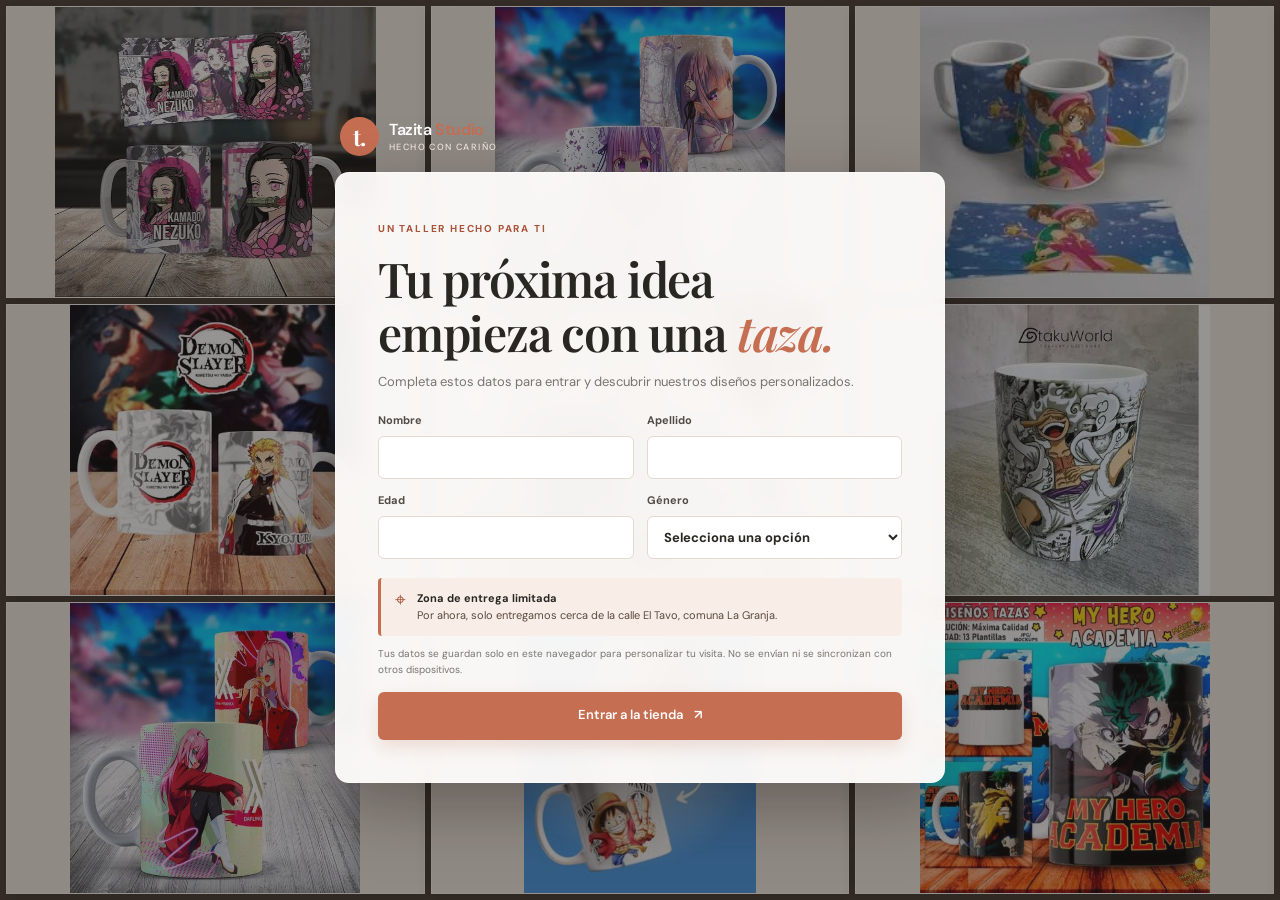
<file: index.html>
<!doctype html>
<html lang="es">
<head>
  <meta charset="utf-8">
  <meta name="viewport" content="width=device-width, initial-scale=1">
  <meta name="theme-color" content="#fbf7f2">
  <meta name="description" content="Diseña una taza personalizada y pide la tuya en Tazita Studio.">
  <title>Tazita Studio — Tu idea, en una taza</title>
  <link rel="preconnect" href="https://fonts.googleapis.com">
  <link rel="preconnect" href="https://fonts.gstatic.com" crossorigin>
  <link href="https://fonts.googleapis.com/css2?family=DM+Sans:wght@400;500;600;700&family=Playfair+Display:wght@600;700&display=swap" rel="stylesheet">
  <link rel="stylesheet" href="styles.css">
  <script src="app.js" defer></script>
</head>
<body>
  <section class="entry-screen" id="entry-screen" aria-labelledby="entry-title">
    <div class="entry-shade" aria-hidden="true"></div>
    <div class="entry-content">
      <a class="brand entry-brand" href="#entry-title" aria-label="Tazita Studio">
        <span class="brand-mark" aria-hidden="true">t.</span>
        <span>Tazita <b>Studio</b><small>Hecho con cariño</small></span>
      </a>
      <form class="entry-card" id="entry-form">
        <span class="eyebrow">UN TALLER HECHO PARA TI</span>
        <h1 id="entry-title">Tu próxima idea<br>empieza con una <em>taza.</em></h1>
        <p class="entry-intro">Completa estos datos para entrar y descubrir nuestros diseños personalizados.</p>
        <div class="entry-fields">
          <label for="entry-first-name">Nombre
            <input id="entry-first-name" name="firstName" type="text" autocomplete="given-name" maxlength="60" required>
          </label>
          <label for="entry-last-name">Apellido
            <input id="entry-last-name" name="lastName" type="text" autocomplete="family-name" maxlength="60" required>
          </label>
          <label for="entry-age">Edad
            <input id="entry-age" name="age" type="number" min="1" max="120" inputmode="numeric" required>
          </label>
          <label for="entry-gender">Género
            <select id="entry-gender" name="gender" required>
              <option value="" disabled selected>Selecciona una opción</option>
              <option value="mujer">Mujer</option>
              <option value="hombre">Hombre</option>
              <option value="otro">Otro</option>
              <option value="prefiero-no-decir">Prefiero no decirlo</option>
            </select>
          </label>
        </div>
        <p class="delivery-notice"><span aria-hidden="true">⌖</span><span><strong>Zona de entrega limitada</strong><br>Por ahora, solo entregamos cerca de la calle El Tavo, comuna La Granja.</span></p>
        <p class="entry-privacy">Tus datos se guardan solo en este navegador para personalizar tu visita. No se envían ni se sincronizan con otros dispositivos.</p>
        <p class="entry-error" id="entry-error" role="alert" hidden></p>
        <button class="button button-primary entry-submit" type="submit">Entrar a la tienda <span aria-hidden="true">↗</span></button>
      </form>
    </div>
    <div class="entry-gallery" aria-label="Galería de tazas personalizadas">
      <div class="entry-gallery-track">
          <div class="entry-gallery-group">
            <img src="images%20(4).jpe" alt="Taza personalizada de ejemplo" width="180" height="120">
            <img src="images%20(5).jpe" alt="Taza personalizada de ejemplo" width="180" height="120">
            <img src="images%20(6).jpe" alt="Taza personalizada de ejemplo" width="180" height="120">
            <img src="images%20(7).jpe" alt="Taza personalizada de ejemplo" width="180" height="120">
            <img src="images%20(8).jpe" alt="Taza personalizada de ejemplo" width="180" height="120">
            <img src="images%20(9).jpe" alt="Taza personalizada de ejemplo" width="180" height="120">
            <img src="images%20(10).jpe" alt="Taza personalizada de ejemplo" width="180" height="120">
            <img src="images%20(11).jpe" alt="Taza personalizada de ejemplo" width="180" height="120">
            <img src="images%20(12).jpe" alt="Taza personalizada de ejemplo" width="180" height="120">
            <img src="images%20(13).jpe" alt="Taza personalizada de ejemplo" width="180" height="120">
            <img src="images%20(14).jpe" alt="Taza personalizada de ejemplo" width="180" height="120">
            <img src="images%20(15).jpe" alt="Taza personalizada de ejemplo" width="180" height="120">
            <img src="images%20(16).jpe" alt="Taza personalizada de ejemplo" width="225" height="225">
            <img src="images%20(17).jpe" alt="Taza personalizada de ejemplo" width="554" height="554">
            <img src="images%20(18).jpe" alt="Taza personalizada de ejemplo" width="421" height="475">
            <img src="images%20(19).jpe" alt="Taza personalizada de ejemplo" width="480" height="640">
            <img src="images%20(20).jpe" alt="Taza personalizada de ejemplo" width="194" height="259">
            <img src="images%20(21).jpe" alt="Taza personalizada de ejemplo" width="228" height="221">
            <img src="images%20(22).jpe" alt="Taza personalizada de ejemplo" width="508" height="393">
            <img src="images%20(4).jpe" alt="Taza personalizada de ejemplo" width="180" height="120">
            <img src="images%20(5).jpe" alt="Taza personalizada de ejemplo" width="180" height="120">
          </div>
          <div class="entry-gallery-group" aria-hidden="true">
            <img src="images%20(4).jpe" alt="" width="180" height="120">
            <img src="images%20(5).jpe" alt="" width="180" height="120">
            <img src="images%20(6).jpe" alt="" width="180" height="120">
            <img src="images%20(7).jpe" alt="" width="180" height="120">
            <img src="images%20(8).jpe" alt="" width="180" height="120">
            <img src="images%20(9).jpe" alt="" width="180" height="120">
            <img src="images%20(10).jpe" alt="" width="180" height="120">
            <img src="images%20(11).jpe" alt="" width="180" height="120">
            <img src="images%20(12).jpe" alt="" width="180" height="120">
            <img src="images%20(13).jpe" alt="" width="180" height="120">
            <img src="images%20(14).jpe" alt="" width="180" height="120">
            <img src="images%20(15).jpe" alt="" width="180" height="120">
            <img src="images%20(16).jpe" alt="" width="225" height="225">
            <img src="images%20(17).jpe" alt="" width="554" height="554">
            <img src="images%20(18).jpe" alt="" width="421" height="475">
            <img src="images%20(19).jpe" alt="" width="480" height="640">
            <img src="images%20(20).jpe" alt="" width="194" height="259">
            <img src="images%20(21).jpe" alt="" width="228" height="221">
            <img src="images%20(22).jpe" alt="" width="508" height="393">
            <img src="images%20(4).jpe" alt="" width="180" height="120">
            <img src="images%20(5).jpe" alt="" width="180" height="120">
          </div>
          <div class="entry-gallery-group" aria-hidden="true">
            <img src="images%20(4).jpe" alt="" width="180" height="120">
            <img src="images%20(5).jpe" alt="" width="180" height="120">
            <img src="images%20(6).jpe" alt="" width="180" height="120">
            <img src="images%20(7).jpe" alt="" width="180" height="120">
            <img src="images%20(8).jpe" alt="" width="180" height="120">
            <img src="images%20(9).jpe" alt="" width="180" height="120">
            <img src="images%20(10).jpe" alt="" width="180" height="120">
            <img src="images%20(11).jpe" alt="" width="180" height="120">
            <img src="images%20(12).jpe" alt="" width="180" height="120">
            <img src="images%20(13).jpe" alt="" width="180" height="120">
            <img src="images%20(14).jpe" alt="" width="180" height="120">
            <img src="images%20(15).jpe" alt="" width="180" height="120">
            <img src="images%20(16).jpe" alt="" width="225" height="225">
            <img src="images%20(17).jpe" alt="" width="554" height="554">
            <img src="images%20(18).jpe" alt="" width="421" height="475">
            <img src="images%20(19).jpe" alt="" width="480" height="640">
            <img src="images%20(20).jpe" alt="" width="194" height="259">
            <img src="images%20(21).jpe" alt="" width="228" height="221">
            <img src="images%20(22).jpe" alt="" width="508" height="393">
            <img src="images%20(4).jpe" alt="" width="180" height="120">
            <img src="images%20(5).jpe" alt="" width="180" height="120">
          </div>
          <div class="entry-gallery-group" aria-hidden="true">
            <img src="images%20(4).jpe" alt="" width="180" height="120">
            <img src="images%20(5).jpe" alt="" width="180" height="120">
            <img src="images%20(6).jpe" alt="" width="180" height="120">
            <img src="images%20(7).jpe" alt="" width="180" height="120">
            <img src="images%20(8).jpe" alt="" width="180" height="120">
            <img src="images%20(9).jpe" alt="" width="180" height="120">
            <img src="images%20(10).jpe" alt="" width="180" height="120">
            <img src="images%20(11).jpe" alt="" width="180" height="120">
            <img src="images%20(12).jpe" alt="" width="180" height="120">
            <img src="images%20(13).jpe" alt="" width="180" height="120">
            <img src="images%20(14).jpe" alt="" width="180" height="120">
            <img src="images%20(15).jpe" alt="" width="180" height="120">
            <img src="images%20(16).jpe" alt="" width="225" height="225">
            <img src="images%20(17).jpe" alt="" width="554" height="554">
            <img src="images%20(18).jpe" alt="" width="421" height="475">
            <img src="images%20(19).jpe" alt="" width="480" height="640">
            <img src="images%20(20).jpe" alt="" width="194" height="259">
            <img src="images%20(21).jpe" alt="" width="228" height="221">
            <img src="images%20(22).jpe" alt="" width="508" height="393">
            <img src="images%20(4).jpe" alt="" width="180" height="120">
            <img src="images%20(5).jpe" alt="" width="180" height="120">
          </div>
      </div>
    </div>
  </section>
  <div id="storefront" hidden>
  <header class="site-header">
    <a class="brand" href="#inicio" aria-label="Tazita Studio, inicio">
      <span class="brand-mark" aria-hidden="true">t.</span>
      <span>Tazita <b>Studio</b><small>Hecho con cariño</small></span>
    </a>
    <nav class="main-nav" aria-label="Navegación principal">
      <a href="#como-funciona">Cómo funciona</a>
      <a href="#precios">Precios</a>
      <a href="#disena">Diseña tu taza</a>
      <a href="#pedir">Pedir</a>
    </nav>
    <button class="button button-outline inbox-trigger" id="open-inbox" type="button">
      <span aria-hidden="true">▤</span> Mis pedidos <span class="inbox-count" id="inbox-count">0</span>
    </button>
    <button class="button button-outline logout-trigger" id="logout-button" type="button" aria-label="Cerrar sesión">
      <svg class="logout-icon" viewBox="0 0 24 24" aria-hidden="true"><path d="M10 17l5-5-5-5m5 5H3m9-9h7a2 2 0 0 1 2 2v14a2 2 0 0 1-2 2h-7"/></svg>
      <span>Cerrar sesión</span>
    </button>
  </header>

  <main>
    <section class="hero section-wrap" id="inicio">
      <div class="hero-copy">
        <span class="eyebrow"><span class="sparkle">✳</span> UN DETALLE QUE SE USA TODOS LOS DÍAS</span>
        <p class="welcome-message" id="welcome-message" hidden></p>
        <h1>Tu idea favorita,<br>en una <em>taza.</em></h1>
        <p class="hero-description">Diseña algo único, cuéntanos cómo lo imaginas y nosotros lo hacemos realidad. Fácil, personal y hecho con mucho cariño.</p>
        <div class="hero-actions">
          <a href="#disena" class="button button-primary">Crear mi diseño <span aria-hidden="true">↗</span></a>
          <a href="#como-funciona" class="text-link">¿Cómo funciona? <span aria-hidden="true">↓</span></a>
        </div>
        <a class="button button-outline availability-link" href="horarios.html" target="_blank" rel="noopener">Ver días de atención <span aria-hidden="true">↗</span></a>
        <div class="hero-note"><span class="note-stars" aria-hidden="true">★★★★★</span><span>Un regalo pequeño. Una sonrisa enorme.</span></div>
      </div>
      <div class="hero-art" aria-label="Taza de ejemplo con diseño de flores">
        <div class="sun-shape"></div>
        <div class="hero-sticker sticker-one">hecho<br>para ti <span>♡</span></div>
        <div class="mug-scene">
          <div class="mug-handle"></div>
          <div class="mug">
            <div class="mug-rim"></div>
            <div class="mug-art"><span>✿</span><b>un día<br>bonito</b><span>✳</span></div>
          </div>
          <div class="mug-shadow"></div>
        </div>
        <div class="hero-sticker sticker-two">tu diseño<br>es el plan <span>✳</span></div>
        <div class="hero-caption">Una taza, mil maneras de decir “pensé en ti”.</div>
      </div>
    </section>

    <section class="steps section-wrap" id="como-funciona">
      <div class="section-heading centered">
        <span class="eyebrow">ASÍ DE SENCILLO</span>
        <h2>De tu imaginación <em>a tus manos</em></h2>
      </div>
      <div class="step-list">
        <article class="step-card"><span class="step-number">01</span><span class="step-icon">✎</span><h3>Diseña</h3><p>Dibuja, escribe o sube una imagen para crear algo muy tuyo.</p></article>
        <article class="step-card"><span class="step-number">02</span><span class="step-icon">♡</span><h3>Cuéntanos</h3><p>Completa tus datos y envíanos tu idea para preparar el pedido.</p></article>
        <article class="step-card"><span class="step-number">03</span><span class="step-icon">☕</span><h3>¡A disfrutar!</h3><p>Te contactaremos para confirmar los detalles y coordinar la entrega.</p></article>
      </div>
    </section>

    <section class="pricing-section" id="precios">
      <div class="section-wrap pricing-wrap">
        <div class="section-heading centered">
          <span class="eyebrow">PRECIOS CLAROS, IDEAS INFINITAS</span>
          <h2>Una taza especial,<br><em>a un precio bonito.</em></h2>
        </div>
        <div class="price-cards">
          <article class="price-card">
            <span class="price-icon" aria-hidden="true">☕</span>
            <h3>Tu taza personalizada</h3>
            <p>Un diseño hecho especialmente para ti.</p>
            <strong class="price-amount">$5.000</strong>
            <span class="price-detail">1 taza</span>
          </article>
          <article class="price-card price-card-featured">
            <span class="price-ribbon">PRECIO ESPECIAL</span>
            <span class="price-icon" aria-hidden="true">☕☕</span>
            <h3>Dos tazas personalizadas</h3>
            <p>Una para ti y otra para regalar.</p>
            <strong class="price-amount">$8.500</strong>
            <span class="price-detail">2 tazas · ahorras $1.500</span>
          </article>
        </div>
        <p class="pricing-note">Con 3 o más: las primeras 2 cuestan $8.500 y cada taza adicional cuesta $5.000.</p>
        <a class="button button-primary pricing-cta" href="#pedir">Quiero pedir <span aria-hidden="true">↗</span></a>
      </div>
    </section>

    <section class="design-section" id="disena">
      <div class="section-wrap design-wrap">
        <div class="section-heading">
          <span class="eyebrow">TU LIENZO TE ESPERA</span>
          <h2>Hazla <em>a tu manera.</em></h2>
          <p>El área de diseño representa el frente de la taza: <strong>23 × 9 cm</strong>. ¡No hace falta ser artista!</p>
        </div>
        <div class="editor-card">
          <div class="editor-toolbar">
            <div class="tool-group editor-settings">
              <label class="tool-label" for="brush-color">Color</label>
              <input id="brush-color" type="color" value="#da795b" aria-label="Color de dibujo">
              <div class="editor-history-control" role="group" aria-label="Historial del diseño">
                <button class="button button-small button-soft history-button" id="undo-design" type="button" aria-label="Deshacer" title="Deshacer" disabled><svg class="tool-icon" viewBox="0 0 24 24" aria-hidden="true"><path d="M9 14 4 9l5-5M4 9h9a7 7 0 0 1 0 14h-2"/></svg></button>
                <button class="button button-small button-soft history-button" id="redo-design" type="button" aria-label="Rehacer" title="Rehacer" disabled><svg class="tool-icon" viewBox="0 0 24 24" aria-hidden="true"><path d="m15 14 5-5-5-5m5 5h-9a7 7 0 0 0 0 14h2"/></svg></button>
              </div>
            </div>
            <div class="tool-group drawing-tools" role="group" aria-label="Herramientas de dibujo">
              <button class="button button-small button-soft tool-select" type="button" data-draw-tool="brush" aria-pressed="true"><svg class="tool-icon" viewBox="0 0 24 24" aria-hidden="true"><path d="m14 6 4 4M4 20l4-.8L19 8a2.8 2.8 0 0 0-4-4L4 15zM4 20c3.5 0 5-1.5 5-4"/></svg><span>Pincel</span></button>
              <button class="button button-small button-soft tool-select" type="button" data-draw-tool="line" aria-pressed="false"><svg class="tool-icon" viewBox="0 0 24 24" aria-hidden="true"><path d="M5 19 19 5M7 5H5v2m12 12h2v-2"/></svg><span>Línea</span></button>
              <button class="button button-small button-soft tool-select" type="button" data-draw-tool="fill" aria-pressed="false"><svg class="tool-icon" viewBox="0 0 24 24" aria-hidden="true"><path d="m4 12 8-8 8 8-8 8zM12 4l8 8M17 16h.01M20 15c0 2-1.3 3-3 3"/></svg><span>Relleno</span></button>
              <div class="eraser-tool-control">
                <button class="button button-small button-soft tool-select" type="button" data-draw-tool="eraser" aria-pressed="false"><svg class="tool-icon" viewBox="0 0 24 24" aria-hidden="true"><path d="m3 15 9-10a2 2 0 0 1 3 0l6 6a2 2 0 0 1 0 3l-7 7H8zM8 21h13M9 9l8 8"/></svg><span>Borrador</span></button>
                <label class="tool-label size-label" for="brush-size" id="brush-size-label">Trazo</label>
                <input id="brush-size" type="range" min="1" max="48" value="7" aria-label="Tamaño del trazo o borrador">
              </div>
            </div>
            <div class="tool-group text-tools">
              <label class="visually-hidden" for="canvas-text">Texto para agregar al diseño</label>
              <input id="canvas-text" type="text" maxlength="100" placeholder="Escribe tu texto">
              <label class="vertical-text-option" for="vertical-text"><input id="vertical-text" type="checkbox"> Vertical</label>
              <div class="text-size-control">
                <label class="tool-label" for="text-size">Tamaño</label>
                <input id="text-size" type="range" min="16" max="96" value="46" aria-label="Tamaño de letra">
              </div>
              <button class="button button-small button-soft" id="add-text" type="button"><svg class="tool-icon" viewBox="0 0 24 24" aria-hidden="true"><path d="M4 6V4h16v2M12 4v16m-4 0h8"/></svg><span>Texto</span></button>
            </div>
            <div class="tool-group tool-buttons">
              <label class="button button-small button-soft upload-button" for="image-upload"><svg class="tool-icon" viewBox="0 0 24 24" aria-hidden="true"><path d="M12 16V4m-5 5 5-5 5 5M4 15v5h16v-5"/></svg><span>Subir imagen</span></label>
              <input id="image-upload" type="file" accept="image/*" hidden>
              <div class="image-size-control" id="image-size-control" hidden>
                <label class="tool-label" for="image-size">Tamaño imagen</label>
                <input id="image-size" type="range" min="25" max="200" step="1" value="100" aria-label="Tamaño de la imagen subida">
              </div>
              <button class="button button-small button-quiet" id="clear-canvas" type="button"><svg class="tool-icon" viewBox="0 0 24 24" aria-hidden="true"><path d="M4 7h16M10 11v6m4-6v6M6 7l1 14h10l1-14M9 7V4h6v3"/></svg><span>Limpiar</span></button>
            </div>
          </div>
          <div class="canvas-frame">
            <canvas id="design-canvas" width="920" height="360" aria-label="Lienzo para diseñar el frente de tu taza"></canvas>
            <span class="eraser-cursor" id="eraser-cursor" aria-hidden="true" hidden></span>
            <span class="canvas-dimensions">23 cm × 9 cm</span>
          </div>
          <div class="editor-footer">
            <span id="canvas-status" role="status" aria-live="polite"><span class="draw-dot"></span> Elige una herramienta y dibuja con el mouse o con tu dedo</span>
            <button class="text-link" id="download-design" type="button">Descargar diseño <span aria-hidden="true">↓</span></button>
          </div>
        </div>
        <p class="editor-hint">Tu diseño es una referencia para preparar la taza. Revisaremos contigo los detalles antes de imprimir.</p>
      </div>
    </section>

    <section class="order-section section-wrap" id="pedir">
      <div class="order-intro">
        <span class="eyebrow">EL SIGUIENTE PASO</span>
        <h2>¿La hacemos <em>realidad?</em></h2>
        <p>Déjanos tus datos y cuéntanos un poquito más. Nos pondremos en contacto contigo para confirmar el pedido.</p>
        <div class="order-promise"><span>♡</span><div><strong>Tu idea está en buenas manos</strong><small>Cada pedido se prepara con atención al detalle.</small></div></div>
      </div>
      <form class="order-form" id="order-form" name="pedidos" method="POST" enctype="multipart/form-data" data-netlify="true" netlify-honeypot="bot-field">
        <input type="hidden" name="form-name" value="pedidos">
        <input type="hidden" name="subject" value="Nuevo pedido para Tazita Studio">
        <input type="hidden" name="productPrice">
        <input type="hidden" name="deliveryPrice">
        <input type="hidden" name="totalPrice">
        <input type="hidden" name="deliveryDistanceMeters">
        <p hidden><label>No rellenes este campo: <input name="bot-field"></label></p>
        <input type="file" name="design" accept="image/png" hidden>
        <div class="form-heading"><h3>Cuéntanos de tu pedido</h3><span>Los campos con * son necesarios</span></div>
        <div class="form-grid">
          <label>Tu nombre *<input name="name" type="text" placeholder="¿Cómo te llamas?" autocomplete="name" required maxlength="80"></label>
          <label>Correo electrónico *<input name="email" type="email" placeholder="tu@correo.com" autocomplete="email" required maxlength="120"></label>
          <label>Teléfono / WhatsApp<input name="phone" type="tel" placeholder="+54 9 ..." autocomplete="tel" maxlength="40"></label>
          <label>¿Cuántas tazas? *<input name="quantity" id="quantity" type="number" min="1" step="1" value="1" required inputmode="numeric"><small class="quantity-hint">2 tazas por $8.500; desde la tercera, $5.000 por cada taza adicional.</small><small class="price-estimate" id="price-estimate" aria-live="polite">Productos: $5.000</small></label>
          <fieldset class="fulfillment-options full-width">
            <legend>¿Cómo quieres recibir tu taza? *</legend>
            <label><input name="fulfillment" type="radio" value="delivery" required> Que llegue a la puerta de mi casa</label>
            <label><input name="fulfillment" type="radio" value="pickup" required> Voy a retirarla</label>
          </fieldset>
          <div class="delivery-fields full-width" id="delivery-fields" hidden>
            <label>Dirección de entrega *<input name="deliveryAddress" id="delivery-address" type="text" placeholder="Calle, número, comuna y ciudad" autocomplete="street-address" maxlength="180"><small class="quantity-hint">Solo entregamos cerca de El Tavo, La Granja. Tarifa: $300 por cada 100 m o fracción.</small></label>
            <label>Distancia de la ruta *<span class="distance-input-group"><input name="deliveryDistance" id="delivery-distance-km" type="number" min="0.01" step="0.01" placeholder="Ej.: 1,4" inputmode="decimal"><select name="deliveryDistanceUnit" id="delivery-distance-unit" aria-label="Unidad de distancia"><option value="km" selected>km</option><option value="m">m</option></select></span><small class="quantity-hint">Abre la ruta en Google Maps, confirma el punto de salida con el vendedor y escribe la distancia que muestra. Es una estimación; el vendedor confirma el envío.</small><a class="text-link maps-route-link" id="maps-route-link" href="https://www.google.com/maps/dir/?api=1&amp;origin=El%20Tabo%2C%20La%20Granja%2C%20Santiago%2C%20Chile" target="_blank" rel="noopener" hidden>Ver ruta aproximada en Google Maps ↗</a></label>
            <div class="delivery-calculator">
              <button class="button button-outline" id="calculate-delivery" type="button">Calcular precio de envío</button>
              <small id="delivery-estimate" role="status" aria-live="polite">Ingresa los kilómetros de la ruta y calcula el envío.</small>
            </div>
          </div>
          <small class="price-estimate full-width" id="order-total-estimate" aria-live="polite">Elige cómo quieres recibir tu taza.</small>
          <label class="full-width">Cuéntanos qué tienes en mente<textarea name="message" rows="3" placeholder="¿Es para un regalo? ¿Tienes una fecha en mente?" maxlength="600"></textarea></label>
        </div>
        <label class="consent"><input type="checkbox" name="consent" required><span>Acepto que me contacten para conversar sobre este pedido.</span></label>
        <button class="button button-primary submit-button" type="submit">Enviar mi pedido <span aria-hidden="true">↗</span></button>
        <p class="form-note" id="form-note" aria-live="polite">Al enviar, el pedido llegará al panel de formularios de Netlify. Configura allí un aviso por correo.</p>
      </form>
    </section>

    <section class="qr-section">
      <div class="section-wrap qr-wrap">
        <div><span class="eyebrow">COMPARTE TU IDEA</span><h2>Tu tienda, a un <em>escaneo.</em></h2><p>Imprime este código QR y ponlo en tu local, tus tarjetas o tus redes. Cualquier celular podrá abrir tu página para hacer un pedido.</p></div>
        <div class="qr-card"><img id="qr-image" alt="Código QR para abrir Tazita Studio"><div><strong>Escanea y diseña</strong><small id="qr-description">Abre la página de pedidos</small></div><button class="text-link" id="copy-link" type="button">Copiar enlace <span aria-hidden="true">↗</span></button></div>
      </div>
    </section>
  </main>

  <footer class="site-footer">
    <a class="brand footer-brand" href="#inicio"><span class="brand-mark" aria-hidden="true">t.</span><span>Tazita <b>Studio</b><small>Hecho con cariño</small></span></a>
    <p>Una taza hecha para ti, con cariño. <span>♡</span></p>
    <a href="mailto:Mauriciodanielriveracruz@gmail.com">Hablemos de tu idea</a>
  </footer>

  <dialog class="inbox-dialog" id="inbox-dialog" aria-labelledby="inbox-title">
    <div class="dialog-header"><div><span class="eyebrow">TU TALLER</span><h2 id="inbox-title">Bandeja de pedidos</h2></div><button class="close-dialog" id="close-inbox" type="button" aria-label="Cerrar">×</button></div>
    <p class="inbox-notice">Esta bandeja conserva solo los pedidos guardados en este navegador. Los pedidos de clientes se consultan en Netlify, en el formulario «pedidos».</p>
    <div class="order-list" id="order-list"></div>
    <div class="empty-inbox" id="empty-inbox"><span>☕</span><h3>Tu próxima idea empieza aquí</h3><p>Los pedidos que envíes desde este navegador aparecerán en esta bandeja.</p></div>
  </dialog>

  <section class="chat-panel" id="help-chat" aria-label="Asistente de ayuda" aria-hidden="true" hidden>
    <div class="chat-header">
      <div class="chat-avatar" aria-hidden="true">t.</div>
      <div><strong>Ayuda Tazita</strong><small><span></span> Respuestas rápidas</small></div>
      <button class="close-chat" id="close-chat" type="button" aria-label="Cerrar asistente">×</button>
    </div>
    <div class="chat-messages" id="chat-messages" role="log" aria-live="polite" aria-relevant="additions"></div>
    <div class="chat-topics" id="chat-topics">
      <button type="button" data-question="¿Cómo puedo diseñar mi taza?">Diseño</button>
      <button type="button" data-question="¿Cómo encargo una taza?">Hacer un pedido</button>
      <button type="button" data-question="¿Cuánto tarda el envío de la taza?">Entrega y tiempos</button>
    </div>
    <form class="chat-form" id="chat-form">
      <label class="visually-hidden" for="chat-input">Escribe tu pregunta</label>
      <input id="chat-input" name="question" type="text" placeholder="Escribe tu pregunta…" maxlength="300" autocomplete="off" required>
      <button type="submit" aria-label="Enviar pregunta">↑</button>
    </form>
    <p class="chat-disclaimer">Ayuda automática por temas. El historial se guarda solo en este navegador.</p>
  </section>
  <button class="chat-launcher" id="open-chat" type="button" aria-controls="help-chat" aria-expanded="false">
    <span class="chat-launcher-icon" aria-hidden="true">✳</span><span>¿Te ayudo?</span>
  </button>
  <div class="toast" id="toast" role="status" aria-live="polite"></div>
  </div>
</body>
</html>
</file>
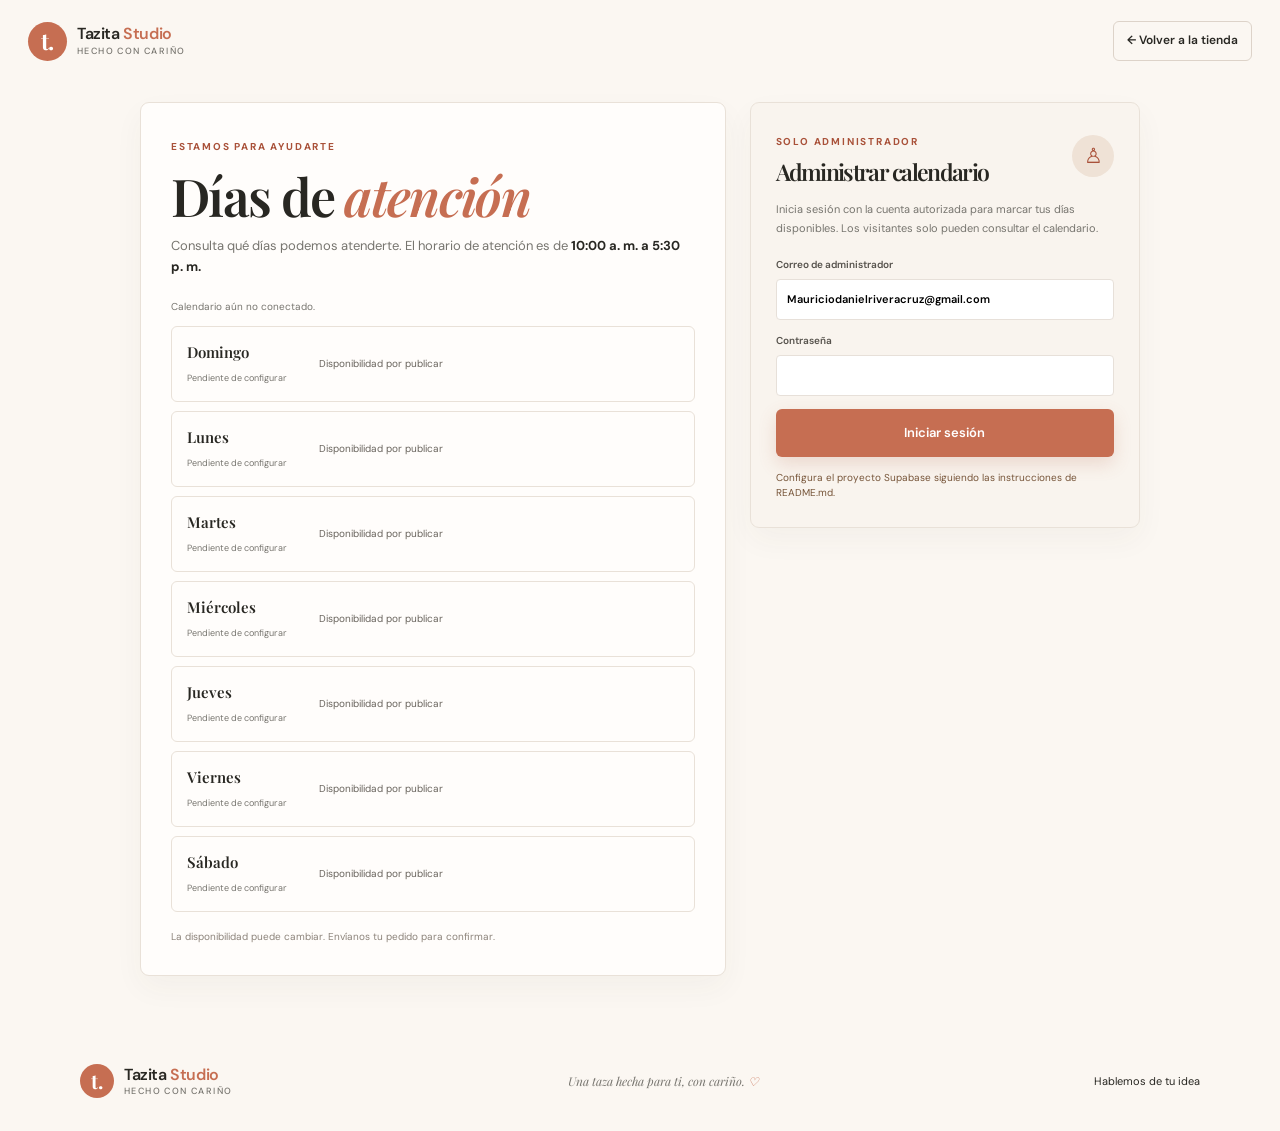
<file: horarios.html>
<!doctype html>
<html lang="es">
<head>
  <meta charset="utf-8">
  <meta name="viewport" content="width=device-width, initial-scale=1">
  <meta name="theme-color" content="#fbf7f2">
  <meta name="description" content="Consulta los días de atención de Tazita Studio.">
  <title>Días de atención — Tazita Studio</title>
  <link rel="preconnect" href="https://fonts.googleapis.com">
  <link rel="preconnect" href="https://fonts.gstatic.com" crossorigin>
  <link href="https://fonts.googleapis.com/css2?family=DM+Sans:wght@400;500;600;700&family=Playfair+Display:wght@600;700&display=swap" rel="stylesheet">
  <link rel="stylesheet" href="styles.css">
  <script src="supabase-config.js" defer></script>
  <script src="availability.js" defer></script>
</head>
<body class="availability-page">
  <header class="site-header">
    <a class="brand" href="index.html" aria-label="Tazita Studio, inicio">
      <span class="brand-mark" aria-hidden="true">t.</span>
      <span>Tazita <b>Studio</b><small>Hecho con cariño</small></span>
    </a>
    <a class="button button-outline" href="index.html">← Volver a la tienda</a>
  </header>
  <main class="availability-main">
    <section class="availability-card">
      <span class="eyebrow">ESTAMOS PARA AYUDARTE</span>
      <h1>Días de <em>atención</em></h1>
      <p class="availability-lead">Consulta qué días podemos atenderte. El horario de atención es de <strong>10:00 a. m. a 5:30 p. m.</strong></p>
      <div class="schedule-status" id="schedule-status" role="status" aria-live="polite">Cargando disponibilidad…</div>
      <div class="week-grid" id="week-grid" aria-label="Disponibilidad semanal"></div>
      <p class="availability-footnote">La disponibilidad puede cambiar. Envíanos tu pedido para confirmar.</p>
    </section>

    <section class="admin-card" aria-labelledby="admin-title">
      <div class="admin-heading">
        <div><span class="eyebrow">SOLO ADMINISTRADOR</span><h2 id="admin-title">Administrar calendario</h2></div>
        <span class="admin-lock" aria-hidden="true">♙</span>
      </div>
      <p class="admin-description">Inicia sesión con la cuenta autorizada para marcar tus días disponibles. Los visitantes solo pueden consultar el calendario.</p>
      <form class="admin-login" id="admin-login">
        <label>Correo de administrador<input type="email" name="email" value="Mauriciodanielriveracruz@gmail.com" autocomplete="username" required></label>
        <label>Contraseña<input type="password" name="password" autocomplete="current-password" required></label>
        <button class="button button-primary" type="submit">Iniciar sesión</button>
      </form>
      <div class="admin-session" id="admin-session" hidden>
        <p class="admin-signed-in">Sesión de administrador activa.</p>
        <button class="button button-outline" id="admin-logout" type="button">Cerrar sesión</button>
      </div>
      <p class="admin-message" id="admin-message" role="status" aria-live="polite"></p>
    </section>
  </main>
  <footer class="site-footer">
    <a class="brand footer-brand" href="index.html"><span class="brand-mark" aria-hidden="true">t.</span><span>Tazita <b>Studio</b><small>Hecho con cariño</small></span></a>
    <p>Una taza hecha para ti, con cariño. <span>♡</span></p>
    <a href="mailto:Mauriciodanielriveracruz@gmail.com">Hablemos de tu idea</a>
  </footer>
</body>
</html>
</file>
<file: styles.css>
:root {
  --ink: #282722;
  --muted: #77756f;
  --cream: #fbf7f2;
  --cream-deep: #f3ece3;
  --paper: #fffdfb;
  --terracotta: #c66e52;
  --terracotta-dark: #a95139;
  --peach: #f0c2a9;
  --green: #59705d;
  --line: #e9e1d8;
  --sans: "DM Sans", "Segoe UI", sans-serif;
  --serif: "Playfair Display", Georgia, serif;
}

* { box-sizing: border-box; }
html { scroll-behavior: smooth; }
body { margin: 0; background: var(--cream); color: var(--ink); font-family: var(--sans); font-size: 15px; line-height: 1.6; }
button, input, textarea, select { font: inherit; }
button, a, label.upload-button { -webkit-tap-highlight-color: transparent; }
a { color: inherit; text-decoration: none; }
button { color: inherit; }
.section-wrap { width: min(1120px, calc(100% - 48px)); margin: 0 auto; }
.site-header { height: 82px; width: min(1240px, calc(100% - 56px)); margin: 0 auto; display: flex; align-items: center; justify-content: space-between; gap: 28px; }
.brand { display: inline-flex; align-items: center; gap: 10px; font-size: 16px; font-weight: 600; line-height: 1.1; letter-spacing: -.4px; }
.brand b { color: var(--terracotta); font-weight: 600; }
.brand small { display: block; margin-top: 4px; color: var(--muted); font-size: 9px; font-weight: 500; letter-spacing: 1.4px; text-transform: uppercase; }
.brand-mark { width: 39px; height: 39px; display: grid; place-items: center; border-radius: 50%; background: var(--terracotta); color: white; font-family: var(--serif); font-size: 23px; font-weight: 700; }
.main-nav { display: flex; align-items: center; gap: 36px; margin-left: auto; color: #57554f; font-size: 13px; }
.main-nav a:hover, .site-footer > a:last-child:hover { color: var(--terracotta-dark); }
.button { display: inline-flex; min-height: 48px; align-items: center; justify-content: center; gap: 11px; padding: 0 21px; border: 1px solid transparent; border-radius: 6px; cursor: pointer; font-weight: 600; font-size: 13px; transition: background .18s, transform .18s, border-color .18s; }
.button:hover { transform: translateY(-1px); }
.button-primary { background: var(--terracotta); color: #fff; box-shadow: 0 7px 18px #b25e4430; }
.button-primary:hover { background: var(--terracotta-dark); }
.button-outline { min-height: 40px; padding: 0 13px; background: transparent; border-color: #ddd3c9; font-size: 12px; }
.button-outline:hover { border-color: var(--terracotta); }
.logout-trigger { gap: 7px; }
.logout-icon { width: 16px; height: 16px; fill: none; stroke: currentColor; stroke-linecap: round; stroke-linejoin: round; stroke-width: 1.8; }
.inbox-count { display: inline-grid; min-width: 20px; height: 20px; place-items: center; border-radius: 50%; background: var(--cream-deep); color: var(--terracotta-dark); font-size: 11px; }
.hero { min-height: 540px; display: grid; grid-template-columns: 1fr 1fr; align-items: center; gap: 35px; padding-top: 28px; padding-bottom: 45px; }
.hero-copy { padding: 25px 0 29px 24px; }
.welcome-message { margin: 0 0 10px; color: var(--terracotta-dark); font-family: var(--serif); font-size: 20px; font-weight: 700; }
.eyebrow { display: inline-flex; align-items: center; gap: 7px; color: var(--terracotta-dark); font-size: 10px; font-weight: 700; letter-spacing: 1.8px; }
.sparkle { font-size: 14px; }
h1, h2, h3, p { margin-top: 0; }
h1, h2 { font-family: var(--serif); font-weight: 600; letter-spacing: -1.7px; line-height: 1.13; }
h1 { max-width: 520px; margin: 22px 0 17px; font-size: clamp(48px, 6.3vw, 71px); }
h1 em, h2 em { color: var(--terracotta); font-weight: 600; }
.hero-description { max-width: 435px; margin-bottom: 26px; color: var(--muted); font-size: 14px; line-height: 1.85; }
.hero-actions { display: flex; align-items: center; gap: 25px; }
.availability-link { min-height: 38px; margin-top: 15px; padding: 0 13px; color: var(--terracotta-dark); font-size: 11px; }
.text-link { padding: 0; border: 0; background: none; color: var(--ink); cursor: pointer; font-size: 12px; font-weight: 600; }
.text-link:hover { color: var(--terracotta-dark); }
.hero-note { display: flex; align-items: center; gap: 11px; margin-top: 48px; color: var(--muted); font-size: 11px; }
.note-stars { color: #c58555; letter-spacing: 2px; font-size: 13px; }
.hero-art { position: relative; min-height: 420px; overflow: hidden; border-radius: 190px 190px 7px 7px; background: #efe3d7; }
.sun-shape { position: absolute; width: 270px; height: 270px; top: 37px; left: 50%; transform: translateX(-50%); border-radius: 50%; background: #e3b79b; }
.mug-scene { position: absolute; width: 320px; height: 270px; top: 114px; left: 50%; transform: translateX(-50%); }
.mug { position: absolute; z-index: 2; width: 220px; height: 210px; top: 0; left: 35px; overflow: hidden; border-radius: 12px 12px 39px 39px; background: linear-gradient(90deg, #f7f3ec 0%, #fffdf8 24%, #fff 78%, #ebe4db 100%); box-shadow: 13px 20px 25px #473a3025; }
.mug-rim { position: absolute; top: -7px; left: 0; width: 100%; height: 19px; border-radius: 50%; background: #e7e0d7; border-bottom: 3px solid #d7cec4; }
.mug-handle { position: absolute; z-index: 1; width: 90px; height: 110px; top: 39px; right: 5px; border: 20px solid #ede7de; border-left: 0; border-radius: 0 55px 55px 0; }
.mug-art { position: absolute; inset: 45px 25px 28px; display: flex; flex-direction: column; align-items: center; justify-content: center; color: var(--terracotta-dark); font-family: var(--serif); text-align: center; }
.mug-art span:first-child { font-size: 27px; line-height: 1; }
.mug-art b { margin: 4px 0; font-size: 25px; font-weight: 600; line-height: 1.05; }
.mug-art span:last-child { color: var(--green); font-size: 20px; }
.mug-shadow { position: absolute; bottom: 19px; left: 37px; width: 225px; height: 27px; border-radius: 50%; background: #80664f2e; filter: blur(8px); }
.hero-sticker { position: absolute; z-index: 3; display: grid; place-items: center; width: 92px; height: 92px; border-radius: 50%; background: #fbf7f2; color: var(--green); font-family: var(--serif); font-size: 13px; line-height: 1.2; text-align: center; transform: rotate(-10deg); }
.hero-sticker span { color: var(--terracotta); }
.sticker-one { top: 61px; left: 24px; }
.sticker-two { right: 18px; bottom: 47px; transform: rotate(8deg); }
.hero-caption { position: absolute; bottom: 15px; left: 0; width: 100%; color: #74695f; font-family: var(--serif); font-size: 12px; font-style: italic; text-align: center; }
.steps { padding-top: 68px; padding-bottom: 85px; }
.section-heading h2, .order-intro h2, .qr-wrap h2 { margin: 12px 0 13px; font-size: clamp(32px, 4vw, 43px); }
.centered { text-align: center; }
.step-list { display: grid; grid-template-columns: repeat(3, 1fr); gap: 30px; margin-top: 46px; }
.step-card { position: relative; padding: 23px 28px 20px; border-right: 1px solid var(--line); text-align: center; }
.step-card:last-child { border-right: 0; }
.step-number { position: absolute; top: 16px; left: 17px; color: #b5a99d; font-size: 10px; letter-spacing: 1px; }
.step-icon { display: grid; width: 46px; height: 46px; place-items: center; margin: 0 auto 13px; border-radius: 50%; background: #f2e5d9; color: var(--terracotta-dark); font-size: 20px; }
.step-card h3 { margin-bottom: 7px; font-family: var(--serif); font-size: 19px; }
.step-card p { max-width: 240px; margin: 0 auto; color: var(--muted); font-size: 12px; }
.pricing-section { padding: 67px 0 72px; background: #f4eee8; }
.pricing-wrap { text-align: center; }
.pricing-wrap .section-heading h2 { margin-bottom: 0; }
.price-cards { display: grid; grid-template-columns: repeat(2, minmax(0, 310px)); justify-content: center; gap: 20px; margin: 32px auto 0; }
.price-card { position: relative; display: flex; min-height: 260px; flex-direction: column; align-items: center; justify-content: center; overflow: hidden; padding: 28px 22px 24px; border: 1px solid #e6dcd2; border-radius: 8px; background: #fffdfb; }
.price-card-featured { border-color: #d99a7d; box-shadow: 0 9px 25px #9e63431a; }
.price-ribbon { position: absolute; top: 13px; right: -31px; width: 125px; transform: rotate(34deg); background: var(--terracotta); color: white; font-size: 8px; font-weight: 700; letter-spacing: .7px; line-height: 21px; }
.price-icon { margin-bottom: 11px; color: var(--terracotta); font-size: 23px; letter-spacing: 2px; }
.price-card h3 { margin-bottom: 5px; font-family: var(--serif); font-size: 18px; }
.price-card p { margin-bottom: 12px; color: var(--muted); font-size: 11px; }
.price-amount { color: var(--terracotta-dark); font-family: var(--serif); font-size: 35px; line-height: 1.2; }
.price-detail { margin-top: 4px; color: var(--muted); font-size: 10px; }
.pricing-note { margin: 20px 0 14px; color: var(--muted); font-size: 11px; }
.pricing-cta { min-height: 42px; }
.design-section { padding: 80px 0 76px; background: #f1ebe4; }
.design-wrap > .section-heading { text-align: center; }
.design-wrap > .section-heading p { color: var(--muted); font-size: 13px; }
.editor-card { margin-top: 34px; padding: 15px 18px 11px; border: 1px solid #e7ded5; border-radius: 8px; background: var(--paper); box-shadow: 0 12px 30px #453a2f0b; }
.editor-toolbar, .tool-group, .editor-footer { display: flex; align-items: center; justify-content: flex-start; }
.editor-toolbar { min-height: 47px; flex-wrap: wrap; padding: 0 0 12px; gap: 12px 18px; }
.tool-group { flex-wrap: wrap; gap: 8px 11px; }
.editor-settings { gap: 8px; }
.editor-history-control { display: inline-flex; align-items: center; gap: 4px; padding-left: 8px; border-left: 1px solid var(--line); }
.history-button { width: 32px; min-width: 32px; padding: 0; }
.history-button:disabled { cursor: default; opacity: .4; transform: none; }
.drawing-tools { gap: 8px; }
.eraser-tool-control, .text-size-control, .image-size-control { display: inline-flex; align-items: center; gap: 6px; }
.eraser-tool-control { padding-left: 5px; border-left: 1px solid var(--line); }
.text-size-control { padding: 0 5px; }
.image-size-control { padding: 0 5px; }
.image-size-control[hidden] { display: none; }
.tool-label { color: var(--muted); font-size: 11px; }
#brush-color { width: 27px; height: 27px; padding: 2px; border: 1px solid var(--line); border-radius: 50%; background: white; cursor: pointer; }
#brush-color::-webkit-color-swatch-wrapper { padding: 0; }
#brush-color::-webkit-color-swatch { border: 0; border-radius: 50%; }
#brush-size, #text-size, #image-size { width: 76px; margin: 0; accent-color: var(--terracotta); }
#canvas-text { width: 175px; min-height: 32px; padding: 5px 9px; border: 1px solid var(--line); border-radius: 4px; font: inherit; font-size: 11px; }
.vertical-text-option { display: inline-flex; align-items: center; gap: 4px; color: var(--muted); font-size: 10px; }
.vertical-text-option input { accent-color: var(--terracotta); }
.tool-select[aria-pressed="true"] { background: var(--terracotta); color: white; }
.button-small { min-height: 32px; padding: 0 9px; font-size: 11px; }
.tool-select, .text-tools > button, .tool-buttons > label, .tool-buttons > button { display: inline-flex; align-items: center; justify-content: center; gap: 5px; }
.tool-icon { display: block; width: 16px; height: 16px; flex: 0 0 auto; fill: none; stroke: currentColor; stroke-linecap: round; stroke-linejoin: round; stroke-width: 1.8; }
.button-soft { background: #f5eee7; color: #514940; }
.button-soft:hover { background: #eee2d7; }
.button-quiet { min-height: 32px; padding: 0 10px; border: 0; background: transparent; color: var(--muted); cursor: pointer; font-size: 11px; }
.canvas-frame { position: relative; overflow: hidden; border: 1px dashed #d6c9bc; background: white; }
#design-canvas { display: block; width: 100%; height: auto; aspect-ratio: 23 / 9; touch-action: none; cursor: crosshair; }
#design-canvas[data-tool="fill"] { cursor: cell; }
#design-canvas[data-tool="eraser"] { cursor: none; }
#design-canvas[data-tool="line"] { cursor: crosshair; }
#design-canvas[data-place-text="true"] { cursor: copy; }
.eraser-cursor { position: absolute; z-index: 2; display: block; box-sizing: border-box; width: 8px; height: 8px; transform: translate(-50%, -50%); border: 1.5px solid #30251f; border-radius: 50%; background: #ffffff1c; box-shadow: 0 0 0 1px #fff; pointer-events: none; }
.eraser-cursor[hidden] { display: none; }
.canvas-dimensions { position: absolute; right: 11px; bottom: 9px; padding: 2px 7px; border-radius: 3px; background: #fbf7f2dd; color: #8c8279; font-size: 9px; }
.editor-footer { justify-content: space-between; padding-top: 12px; color: var(--muted); font-size: 10px; }
.editor-footer > span { display: flex; align-items: center; gap: 7px; }
.draw-dot { width: 7px; height: 7px; border-radius: 50%; background: var(--terracotta); }
.editor-hint { margin: 13px 0 0; color: var(--muted); font-size: 11px; text-align: center; }
.order-section { display: grid; grid-template-columns: .85fr 1.15fr; gap: 70px; align-items: start; padding-top: 93px; padding-bottom: 95px; }
.order-intro { padding-top: 20px; }
.order-intro > p { max-width: 365px; color: var(--muted); font-size: 13px; line-height: 1.85; }
.order-promise { display: flex; align-items: center; gap: 12px; margin-top: 37px; padding-top: 20px; border-top: 1px solid var(--line); }
.order-promise > span { display: grid; width: 37px; height: 37px; place-items: center; border-radius: 50%; background: #f0e4d9; color: var(--terracotta); }
.order-promise strong, .order-promise small { display: block; }
.order-promise strong { font-size: 11px; }
.order-promise small { margin-top: 3px; color: var(--muted); font-size: 10px; }
.order-form { padding: 27px 28px 22px; border: 1px solid var(--line); border-radius: 8px; background: var(--paper); }
.form-heading { display: flex; justify-content: space-between; align-items: baseline; gap: 12px; margin-bottom: 20px; }
.form-heading h3 { margin: 0; font-family: var(--serif); font-size: 20px; }
.form-heading > span { color: #928a81; font-size: 9px; }
.form-grid { display: grid; grid-template-columns: 1fr 1fr; gap: 15px 13px; }
.form-grid label { display: flex; min-width: 0; flex-direction: column; gap: 6px; color: #56524c; font-size: 10px; font-weight: 600; }
.form-grid input, .form-grid select, .form-grid textarea { width: 100%; min-height: 41px; padding: 10px 11px; border: 1px solid #e7e0d9; border-radius: 4px; outline: none; background: #fff; color: var(--ink); font-size: 11px; font-weight: 400; }
.form-grid textarea { min-height: 77px; resize: vertical; }
.form-grid input:focus, .form-grid select:focus, .form-grid textarea:focus { border-color: var(--terracotta); box-shadow: 0 0 0 2px #c66e521a; }
.form-grid input::placeholder, .form-grid textarea::placeholder { color: #aaa39c; }
.quantity-hint { color: var(--muted); font-size: 9px; font-weight: 400; line-height: 1.4; }
.price-estimate { color: var(--terracotta-dark); font-size: 10px; font-weight: 600; }
.fulfillment-options { display: flex; flex-wrap: wrap; gap: 10px 20px; margin: 0; padding: 12px 14px; border: 1px solid #e7e0d9; border-radius: 4px; }
.fulfillment-options legend { padding: 0 5px; color: #56524c; font-size: 10px; font-weight: 600; }
.fulfillment-options label { display: inline-flex; align-items: center; gap: 7px; color: #56524c; font-size: 10px; }
.fulfillment-options input { margin: 0; accent-color: var(--terracotta); }
.delivery-fields { display: grid; grid-template-columns: 1fr 1fr; gap: 15px 13px; }
.delivery-fields[hidden] { display: none; }
.delivery-fields > label { display: flex; min-width: 0; flex-direction: column; gap: 6px; color: #56524c; font-size: 10px; font-weight: 600; }
.delivery-fields input { width: 100%; min-height: 41px; padding: 10px 11px; border: 1px solid #e7e0d9; border-radius: 4px; outline: none; background: #fff; color: var(--ink); font-size: 11px; font-weight: 400; }
.distance-input-group { display: flex; }
.distance-input-group input { min-width: 0; border-radius: 4px 0 0 4px; }
.distance-input-group select { min-height: 41px; padding: 0 10px; border: 1px solid #e7e0d9; border-left: 0; border-radius: 0 4px 4px 0; background: var(--cream); color: var(--ink); font-size: 11px; cursor: pointer; }
.delivery-fields input:focus { border-color: var(--terracotta); box-shadow: 0 0 0 2px #c66e521a; }
.delivery-calculator { display: flex; align-items: center; gap: 12px; }
.delivery-calculator .button { min-height: 36px; flex-shrink: 0; }
#delivery-estimate { color: var(--muted); font-size: 10px; }
.maps-route-link { width: fit-content; margin-top: 4px; color: var(--terracotta-dark); font-size: 10px; }
.full-width { grid-column: 1 / -1; }
.consent { display: flex; align-items: flex-start; gap: 8px; margin: 16px 0; color: var(--muted); font-size: 10px; }
.consent input { margin: 2px 0 0; accent-color: var(--terracotta); }
.submit-button { width: 100%; }
.form-note { margin: 10px 0 0; color: #91877e; font-size: 9px; text-align: center; }
.qr-section { padding: 60px 0; background: #efe4d9; }
.qr-wrap { display: grid; grid-template-columns: 1fr auto; align-items: center; gap: 55px; }
.qr-wrap > div:first-child > p { max-width: 470px; margin-bottom: 0; color: #746f67; font-size: 12px; }
.qr-card { display: grid; grid-template-columns: 94px auto; align-items: center; gap: 12px 15px; min-width: 260px; padding: 17px; border: 1px solid #e5d8cb; border-radius: 7px; background: #fffdfa; }
.qr-card img { grid-row: span 2; width: 94px; height: 94px; image-rendering: pixelated; }
.qr-card strong, .qr-card small { display: block; }
.qr-card strong { font-size: 12px; }
.qr-card small { margin-top: 3px; color: var(--muted); font-size: 10px; }
.qr-card .text-link { align-self: start; justify-self: start; }
.site-footer { min-height: 100px; width: min(1120px, calc(100% - 48px)); margin: auto; display: flex; align-items: center; justify-content: space-between; gap: 18px; }
.footer-brand .brand-mark { width: 34px; height: 34px; font-size: 20px; }
.site-footer > p { margin: 0; color: var(--muted); font-family: var(--serif); font-size: 12px; font-style: italic; }
.site-footer > p span { color: var(--terracotta); }
.site-footer > a:last-child { font-size: 11px; }
.inbox-dialog { width: min(620px, calc(100% - 30px)); max-height: min(86vh, 760px); padding: 25px; border: 1px solid var(--line); border-radius: 9px; background: var(--cream); color: var(--ink); box-shadow: 0 20px 80px #1a171330; }
.inbox-dialog::backdrop { background: #211b17a6; backdrop-filter: blur(2px); }
.dialog-header { display: flex; align-items: center; justify-content: space-between; }
.dialog-header h2 { margin: 5px 0 0; font-size: 28px; }
.close-dialog { width: 35px; height: 35px; border: 0; border-radius: 50%; background: var(--cream-deep); cursor: pointer; font-size: 24px; line-height: 1; }
.inbox-notice { margin: 18px 0; padding: 11px 13px; border-left: 3px solid #c99552; background: #f4ead9; color: #655943; font-size: 11px; }
.order-list { display: grid; gap: 11px; }
.order-item { padding: 15px; border: 1px solid var(--line); border-radius: 6px; background: var(--paper); }
.order-item-head { display: flex; justify-content: space-between; gap: 12px; align-items: flex-start; }
.order-item h3 { margin: 0 0 2px; font-family: var(--serif); font-size: 17px; }
.order-meta { color: var(--muted); font-size: 10px; }
.status-badge { padding: 3px 8px; border-radius: 12px; background: #f2e5d7; color: #8e5b37; font-size: 9px; font-weight: 700; }
.status-accepted { background: #e2ede1; color: #456b4a; }
.status-rejected { background: #f4e1dd; color: #9d5142; }
.order-message { margin: 10px 0; color: #5e5a53; font-size: 11px; white-space: pre-wrap; overflow-wrap: anywhere; }
.order-actions { display: flex; flex-wrap: wrap; gap: 7px; padding-top: 7px; border-top: 1px solid #eee8e1; }
.order-action { padding: 5px 9px; border: 1px solid #e7ded5; border-radius: 4px; background: #fff; cursor: pointer; font-size: 10px; }
.order-action:hover { border-color: var(--terracotta); }
.order-design { max-width: 100%; max-height: 100px; margin: 4px 0 8px; border: 1px solid var(--line); }
.empty-inbox { padding: 40px 10px; color: var(--muted); text-align: center; }
.empty-inbox > span { color: var(--terracotta); font-size: 36px; }
.empty-inbox h3 { margin: 9px 0 5px; color: var(--ink); font-family: var(--serif); font-size: 19px; }
.empty-inbox p { margin: 0; font-size: 11px; }
.availability-page { min-height: 100vh; }
.availability-main { display: grid; grid-template-columns: minmax(0, 1.2fr) minmax(280px, .8fr); align-items: start; gap: 24px; width: min(1000px, calc(100% - 48px)); min-height: calc(100vh - 182px); margin: 20px auto 55px; }
.availability-card, .admin-card { padding: 30px; border: 1px solid var(--line); border-radius: 9px; background: var(--paper); box-shadow: 0 12px 30px #453a2f0b; }
.availability-card h1 { margin: 10px 0; font-size: clamp(39px, 5vw, 52px); }
.availability-lead { max-width: 540px; margin-bottom: 22px; color: var(--muted); font-size: 13px; }
.availability-lead strong { color: var(--ink); }
.schedule-status { min-height: 27px; color: var(--muted); font-size: 10px; }
.week-grid { display: grid; gap: 9px; }
.week-day { display: flex; min-height: 76px; align-items: center; justify-content: space-between; gap: 14px; padding: 13px 15px; border: 1px solid var(--line); border-radius: 6px; }
.week-day-open { border-left: 4px solid var(--green); background: #fbfdf9; }
.week-day-closed { border-left: 4px solid #c7bfb5; background: #f8f5f1; }
.week-day-heading { min-width: 118px; }
.week-day-name { display: block; font-family: var(--serif); font-size: 15px; font-weight: 600; }
.day-status { color: var(--muted); font-size: 9px; }
.week-day-open .day-status { color: #4c7251; }
.week-day-closed .day-status { color: #81786e; }
.day-status span { font-size: 8px; }
.day-hours { flex: 1; margin: 0; color: #69645d; font-size: 10px; }
.availability-toggle { padding: 7px 9px; border: 1px solid #dfd4ca; border-radius: 4px; background: white; color: #65564c; cursor: pointer; font-size: 9px; }
.availability-toggle:hover { border-color: var(--terracotta); color: var(--terracotta-dark); }
.availability-toggle:disabled { cursor: wait; opacity: .6; }
.availability-footnote { margin: 17px 0 0; color: #8c837a; font-size: 10px; }
.schedule-setup { padding: 20px; border: 1px dashed #d6c9bc; border-radius: 6px; color: var(--muted); font-size: 12px; }
.admin-card { position: sticky; top: 20px; padding: 25px; background: #f9f4ee; }
.admin-heading { display: flex; align-items: center; justify-content: space-between; gap: 15px; }
.admin-heading h2 { margin: 7px 0 0; font-family: var(--serif); font-size: 23px; }
.admin-lock { display: grid; width: 42px; height: 42px; place-items: center; border-radius: 50%; background: #efe2d6; color: var(--terracotta-dark); font-size: 21px; }
.admin-description { margin: 15px 0 20px; color: var(--muted); font-size: 11px; line-height: 1.7; }
.admin-login { display: grid; gap: 13px; }
.admin-login label { display: grid; gap: 6px; color: #56524c; font-size: 10px; font-weight: 600; }
.admin-login input { width: 100%; min-height: 41px; padding: 10px; border: 1px solid #e7e0d9; border-radius: 4px; outline: none; background: white; font-size: 11px; }
.admin-login input:focus { border-color: var(--terracotta); box-shadow: 0 0 0 2px #c66e521a; }
.admin-login button { width: 100%; }
.admin-session { padding-top: 14px; }
.admin-session[hidden], .admin-login[hidden] { display: none; }
.admin-signed-in { color: var(--green); font-size: 11px; }
.admin-message { min-height: 32px; margin: 13px 0 0; color: #765438; font-size: 10px; line-height: 1.5; }
.toast { position: fixed; z-index: 10; right: 20px; bottom: 20px; max-width: min(380px, calc(100% - 40px)); padding: 12px 17px; transform: translateY(15px); border-radius: 5px; background: #302c27; color: white; box-shadow: 0 8px 25px #0002; font-size: 12px; opacity: 0; pointer-events: none; transition: opacity .2s, transform .2s; }
.toast.visible { transform: translateY(0); opacity: 1; }
.chat-launcher { position: fixed; z-index: 8; right: 22px; bottom: 21px; display: flex; min-height: 48px; align-items: center; gap: 9px; padding: 0 16px 0 10px; border: 0; border-radius: 28px; background: var(--terracotta); color: white; box-shadow: 0 7px 24px #633c2c3d; cursor: pointer; font-size: 12px; font-weight: 700; }
.chat-launcher:hover { background: var(--terracotta-dark); }
.chat-launcher-icon { display: grid; width: 29px; height: 29px; place-items: center; border-radius: 50%; background: #ffffff26; font-size: 16px; }
.chat-panel { position: fixed; z-index: 8; right: 22px; bottom: 80px; display: flex; width: min(360px, calc(100vw - 30px)); height: min(495px, calc(100vh - 110px)); flex-direction: column; overflow: hidden; transform: translateY(16px) scale(.97); transform-origin: bottom right; border: 1px solid var(--line); border-radius: 10px; background: var(--paper); box-shadow: 0 16px 50px #30251f2b; opacity: 0; transition: opacity .22s ease, transform .22s cubic-bezier(.2,.8,.2,1); }
.chat-panel[hidden] { display: none; }
.chat-panel.chat-is-open { transform: translateY(0) scale(1); opacity: 1; }
.chat-header { display: flex; min-height: 68px; align-items: center; gap: 10px; padding: 12px 15px; background: var(--cream); }
.chat-avatar { display: grid; width: 36px; height: 36px; place-items: center; border-radius: 50%; background: var(--terracotta); color: white; font-family: var(--serif); font-size: 21px; font-weight: 700; }
.chat-header strong, .chat-header small { display: block; }
.chat-header strong { font-size: 12px; }
.chat-header small { margin-top: 2px; color: var(--muted); font-size: 10px; }
.chat-header small span { display: inline-block; width: 6px; height: 6px; margin: 0 3px 1px 0; border-radius: 50%; background: #6b986e; }
.close-chat { width: 29px; height: 29px; margin-left: auto; border: 0; border-radius: 50%; background: transparent; color: var(--muted); cursor: pointer; font-size: 22px; }
.close-chat:hover { background: var(--cream-deep); }
.chat-messages { display: flex; flex: 1; flex-direction: column; gap: 9px; overflow-y: auto; padding: 14px; }
.chat-message { width: fit-content; max-width: 89%; margin: 0; padding: 10px 12px; border-radius: 9px 9px 9px 2px; background: #f3eee8; color: #4a4741; font-size: 11px; line-height: 1.6; white-space: pre-wrap; overflow-wrap: anywhere; }
.chat-message-user { align-self: flex-end; border-radius: 9px 9px 2px 9px; background: #f0dfd3; color: #533e33; }
.chat-topics { display: flex; flex-wrap: wrap; gap: 6px; padding: 0 13px 11px; }
.chat-topics[hidden] { display: none; }
.chat-topics button { padding: 6px 9px; border: 1px solid #e5d8cb; border-radius: 15px; background: #fff; color: #685b4f; cursor: pointer; font-size: 9px; }
.chat-topics button:hover { border-color: var(--terracotta); color: var(--terracotta-dark); }
.chat-form { display: flex; gap: 8px; align-items: center; padding: 10px 12px; border-top: 1px solid var(--line); }
.chat-form input { flex: 1; min-width: 0; height: 38px; padding: 0 11px; border: 1px solid #e7e0d9; border-radius: 20px; outline: none; font-size: 11px; }
.chat-form input:focus { border-color: var(--terracotta); }
.chat-form button { width: 35px; height: 35px; border: 0; border-radius: 50%; background: var(--terracotta); color: white; cursor: pointer; font-size: 17px; }
.chat-disclaimer { margin: 0; padding: 0 12px 9px; color: #9a9188; font-size: 8px; text-align: center; }
.visually-hidden { position: absolute; width: 1px; height: 1px; padding: 0; margin: -1px; overflow: hidden; clip: rect(0, 0, 0, 0); white-space: nowrap; border: 0; }
:focus-visible { outline: 3px solid #c66e5266; outline-offset: 3px; }

@media (max-width: 800px) {
  .site-header { width: calc(100% - 34px); height: 72px; gap: 12px; }
  .main-nav { gap: 16px; font-size: 11px; }
  .inbox-trigger { padding: 0 9px; font-size: 0; }
  .inbox-trigger > span:first-child { font-size: 14px; }
  .inbox-count { font-size: 10px; }
  .logout-trigger { padding: 0 9px; font-size: 0; }
  .logout-icon { width: 17px; height: 17px; }
  .hero { min-height: 0; gap: 20px; padding-top: 22px; }
  .hero-copy { padding-left: 0; }
  .hero-art { min-height: 360px; }
  .sun-shape { width: 220px; height: 220px; }
  .mug-scene { transform: translateX(-50%) scale(.83); transform-origin: top center; }
  .hero-sticker { width: 75px; height: 75px; font-size: 11px; }
  .sticker-one { left: 12px; }
  .sticker-two { right: 10px; }
  .order-section { gap: 35px; }
  .availability-main { grid-template-columns: 1fr; }
  .admin-card { position: static; }
}
@media (max-width: 600px) {
  .section-wrap { width: calc(100% - 34px); }
  .site-header { flex-wrap: wrap; height: auto; min-height: 70px; padding: 13px 0 10px; }
  .brand { font-size: 14px; }
  .brand-mark { width: 34px; height: 34px; font-size: 20px; }
  .main-nav { order: 3; width: 100%; justify-content: center; gap: 25px; padding: 7px 0 0; border-top: 1px solid var(--line); font-size: 10px; }
  .inbox-trigger { margin-left: auto; }
  .logout-trigger { min-width: 40px; }
  .hero { grid-template-columns: 1fr; gap: 20px; padding-top: 35px; padding-bottom: 44px; }
  .hero-copy { padding: 0; }
  h1 { margin-top: 16px; font-size: clamp(48px, 15vw, 67px); }
  .hero-description { max-width: 440px; font-size: 13px; }
  .hero-note { margin-top: 27px; }
  .hero-art { min-height: 350px; width: min(100%, 420px); justify-self: center; }
  .mug-scene { top: 92px; }
  .steps { padding-top: 53px; padding-bottom: 56px; }
  .pricing-section { padding: 50px 0; }
  .price-cards { grid-template-columns: minmax(0, 360px); gap: 13px; margin-top: 25px; }
  .price-card { min-height: 230px; }
  .step-list { grid-template-columns: 1fr; gap: 8px; margin-top: 30px; }
  .step-card { min-height: 95px; padding: 15px 10px 14px 72px; border-right: 0; border-bottom: 1px solid var(--line); text-align: left; }
  .step-card:last-child { border-bottom: 0; }
  .step-number { top: 17px; left: 8px; }
  .step-icon { position: absolute; top: 23px; left: 22px; width: 37px; height: 37px; margin: 0; font-size: 17px; }
  .step-card p { margin: 0; }
  .design-section { padding: 57px 0 48px; }
  .editor-card { margin-top: 24px; padding: 12px 10px 10px; }
  .editor-toolbar { align-items: flex-start; flex-direction: column; padding-bottom: 10px; }
  .tool-group { width: 100%; }
  .editor-settings, .drawing-tools, .text-tools { justify-content: flex-start; }
  .editor-settings { gap: 7px; }
  .editor-history-control { padding-left: 5px; }
  .editor-history-control .history-button { width: 30px; min-width: 30px; }
  .text-tools { gap: 8px; }
  #canvas-text { flex: 1; min-width: 125px; }
  .eraser-tool-control { gap: 5px; }
  .eraser-tool-control #brush-size { width: 65px; }
  .text-size-control { gap: 4px; }
  .text-size-control #text-size { width: 58px; }
  .tool-buttons { justify-content: flex-start; gap: 8px; }
  .image-size-control { gap: 4px; }
  .image-size-control #image-size { width: 58px; }
  .button-small { padding: 0 7px; font-size: 10px; }
  .editor-footer { align-items: flex-start; flex-direction: column; gap: 8px; }
  .order-section { grid-template-columns: 1fr; gap: 24px; padding-top: 59px; padding-bottom: 60px; }
  .order-intro { padding: 0; }
  .order-promise { margin-top: 21px; }
  .order-form { padding: 20px 16px 17px; }
  .form-heading { align-items: flex-start; flex-direction: column; gap: 1px; }
  .form-grid { gap: 12px 9px; }
  .form-grid input, .form-grid select { padding: 9px 8px; }
  .delivery-fields { grid-template-columns: 1fr; gap: 12px; }
  .delivery-fields input { padding: 9px 8px; }
  .delivery-calculator { align-items: flex-start; flex-direction: column; gap: 7px; }
  .qr-section { padding: 45px 0; }
  .qr-wrap { grid-template-columns: 1fr; gap: 22px; }
  .qr-card { justify-self: start; }
  .site-footer { width: calc(100% - 34px); min-height: 130px; flex-wrap: wrap; padding: 20px 0; }
  .site-footer > p { order: 3; width: 100%; }
  .site-footer > a:last-child { font-size: 10px; }
  .inbox-dialog { padding: 18px; }
  .chat-launcher { right: 14px; bottom: 14px; }
  .chat-panel { right: 12px; bottom: 72px; width: calc(100vw - 24px); height: min(495px, calc(100vh - 92px)); transform-origin: bottom right; }
  .availability-main { width: calc(100% - 30px); margin-top: 10px; }
  .availability-card, .admin-card { padding: 20px 15px; }
  .week-day { align-items: flex-start; flex-wrap: wrap; gap: 7px 10px; padding: 11px; }
  .week-day-heading { min-width: 105px; }
  .day-hours { min-width: 130px; padding-top: 2px; }
  .availability-toggle { margin-left: auto; }
}

@media (prefers-reduced-motion: reduce) {
  *, *::before, *::after { scroll-behavior: auto !important; animation-duration: .01ms !important; animation-iteration-count: 1 !important; transition-duration: .01ms !important; }
}

.storefront[hidden], .entry-screen[hidden] { display: none; }
.entry-screen { position: relative; display: grid; min-height: 100vh; min-height: 100svh; place-items: center; overflow: hidden; padding: 32px 24px; isolation: isolate; background: #473b32; }
.entry-shade { position: absolute; z-index: 1; inset: 0; background: #211d1b78; }
.entry-content { position: relative; z-index: 2; width: min(100%, 610px); }
.entry-brand { margin: 0 0 16px 5px; color: #fff; }
.entry-brand small { color: #f1e8df; }
.entry-card { position: relative; z-index: 1; padding: clamp(24px, 5vw, 42px); border: 1px solid #ffffff77; border-radius: 14px; background: #fffdfbf2; box-shadow: 0 22px 70px #160e0b5c; backdrop-filter: blur(12px); }
.entry-card h1 { margin: 12px 0; font-size: clamp(34px, 6vw, 48px); letter-spacing: -1.2px; }
.entry-intro { margin-bottom: 20px; color: var(--muted); font-size: 13px; }
.entry-fields { display: grid; grid-template-columns: repeat(2, minmax(0, 1fr)); gap: 13px; }
.entry-fields label { display: grid; gap: 6px; color: #514c46; font-size: 11px; font-weight: 700; }
.entry-fields input, .entry-fields select { width: 100%; min-height: 43px; padding: 0 12px; border: 1px solid #e3d9ce; border-radius: 6px; background: #fff; color: var(--ink); font-size: 13px; }
.delivery-notice { display: flex; gap: 11px; margin: 19px 0 10px; padding: 12px 14px; border-left: 3px solid var(--terracotta); border-radius: 4px; background: #f8eee7; color: #5a4a3f; font-size: 11px; line-height: 1.55; }
.delivery-notice > span:first-child { color: var(--terracotta-dark); font-size: 19px; line-height: 1; }
.delivery-notice strong { color: var(--ink); }
.entry-privacy { margin-bottom: 14px; color: var(--muted); font-size: 10px; }
.entry-error { margin: 0 0 12px; color: #a52f28; font-size: 12px; }
.entry-submit { width: 100%; }
.entry-gallery { position: absolute; z-index: 0; inset: 0; overflow: hidden; }
.entry-gallery-track { display: flex; width: max-content; height: 100%; animation: gallery-drift-right 52s linear infinite; }
.entry-gallery:hover .entry-gallery-track { animation-play-state: paused; }
.entry-gallery-group { display: grid; flex: 0 0 auto; width: max-content; height: 100%; grid-auto-flow: column; grid-auto-columns: calc((100vw - 24px) / 3); grid-template-rows: repeat(3, minmax(0, 1fr)); gap: 6px; padding: 6px; }
.entry-gallery-group img { display: block; width: 100%; height: 100%; border: 1px solid #ffffffa6; background: #f3ece3; object-fit: contain; box-shadow: 0 5px 16px #0003; }
@keyframes gallery-drift-right { from { transform: translateX(-25%); } to { transform: translateX(0); } }

@media (max-width: 600px) {
  .entry-screen { padding: 24px 16px; }
  .entry-brand { margin-bottom: 11px; }
  .entry-card { padding: 22px 18px; }
  .entry-gallery-group { gap: 4px; padding: 4px; }
}
</file>
